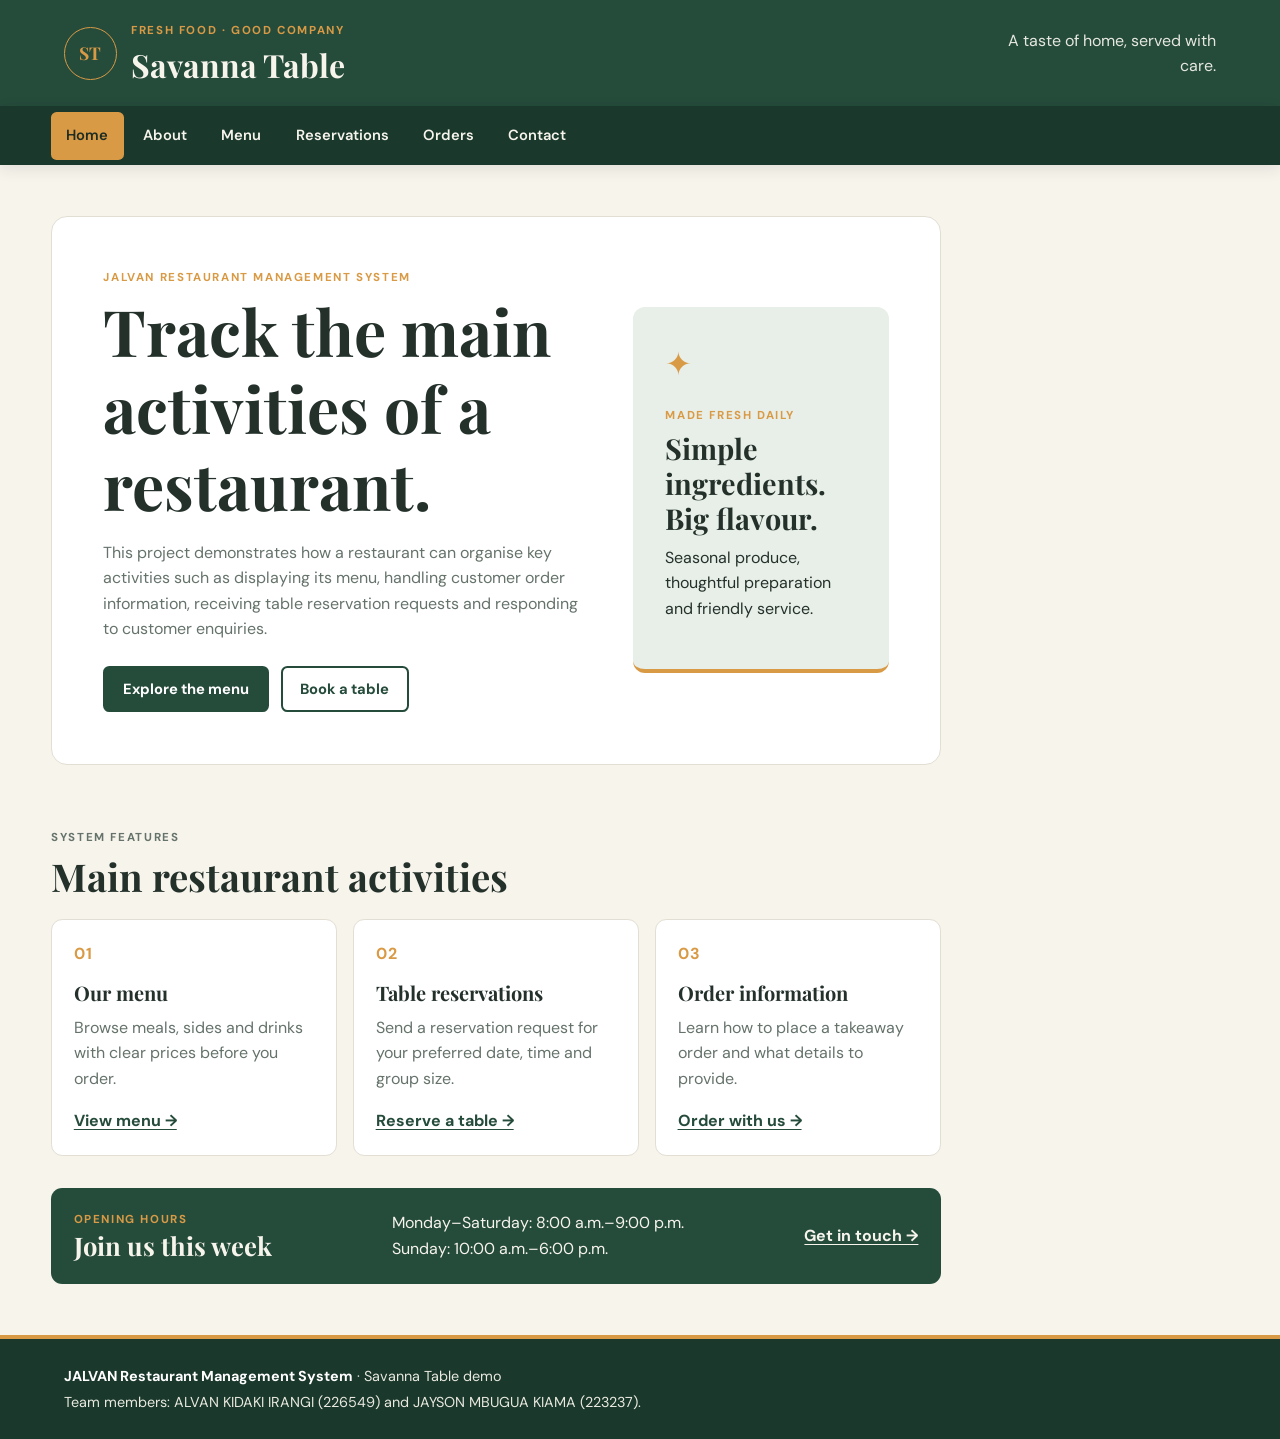
<file: index.html>
<!DOCTYPE html>
<html lang="en">
<head>
  <meta charset="utf-8">
  <meta name="viewport" content="width=device-width, initial-scale=1">
  <meta name="description" content="JALVAN Restaurant Management System prototype for tracking restaurant activities including menus, orders, reservations and customer enquiries.">
  <title>Home | JALVAN Restaurant Management System</title>
  <link rel="preconnect" href="https://fonts.googleapis.com">
  <link rel="preconnect" href="https://fonts.gstatic.com" crossorigin>
  <link href="https://fonts.googleapis.com/css2?family=DM+Sans:wght@400;500;600;700&family=Playfair+Display:wght@600;700&display=swap" rel="stylesheet">
  <link rel="stylesheet" href="css/style.css">
</head>
<body>
  <header class="site-header">
    <div class="brand"><span class="brand-mark" aria-hidden="true">ST</span><div><p class="eyebrow">Fresh food · Good company</p><h1>Savanna Table</h1></div></div>
    <p class="header-note">A taste of home, served with care.</p>
  </header>
  <nav class="site-nav" aria-label="Main navigation">
    <ul>
      <li><a aria-current="page" href="index.html">Home</a></li><li><a href="about.html">About</a></li><li><a href="menu.html">Menu</a></li><li><a href="reservations.html">Reservations</a></li><li><a href="orders.html">Orders</a></li><li><a href="contact.html">Contact</a></li>
    </ul>
  </nav>
  <main>
    <section class="hero">
      <div class="hero-copy">
        <p class="eyebrow">JALVAN Restaurant Management System</p>
        <h2>Track the main activities of a restaurant.</h2>
        <p>This project demonstrates how a restaurant can organise key activities such as displaying its menu, handling customer order information, receiving table reservation requests and responding to customer enquiries.</p>
        <div class="button-row"><a class="button" href="menu.html">Explore the menu</a><a class="button button-outline" href="reservations.html">Book a table</a></div>
      </div>
      <div class="hero-card"><span class="hero-icon" aria-hidden="true">✦</span><p class="eyebrow">Made fresh daily</p><h3>Simple ingredients.<br>Big flavour.</h3><p>Seasonal produce, thoughtful preparation and friendly service.</p></div>
    </section>
    <section class="section-block">
      <div class="section-heading"><p class="eyebrow">System features</p><h2>Main restaurant activities</h2></div>
      <div class="card-grid">
        <article class="card"><span class="card-number">01</span><h3>Our menu</h3><p>Browse meals, sides and drinks with clear prices before you order.</p><a href="menu.html">View menu →</a></article>
        <article class="card"><span class="card-number">02</span><h3>Table reservations</h3><p>Send a reservation request for your preferred date, time and group size.</p><a href="reservations.html">Reserve a table →</a></article>
        <article class="card"><span class="card-number">03</span><h3>Order information</h3><p>Learn how to place a takeaway order and what details to provide.</p><a href="orders.html">Order with us →</a></article>
      </div>
    </section>
    <aside class="notice"><div><p class="eyebrow">Opening hours</p><h2>Join us this week</h2></div><p>Monday–Saturday: 8:00 a.m.–9:00 p.m.<br>Sunday: 10:00 a.m.–6:00 p.m.</p><a class="text-link" href="contact.html">Get in touch →</a></aside>
  </main>
  <footer class="site-footer"><p><strong>JALVAN Restaurant Management System</strong> · Savanna Table demo</p><p>Team members: ALVAN KIDAKI IRANGI (226549) and JAYSON MBUGUA KIAMA (223237).</p></footer>
</body>
</html>
</file>
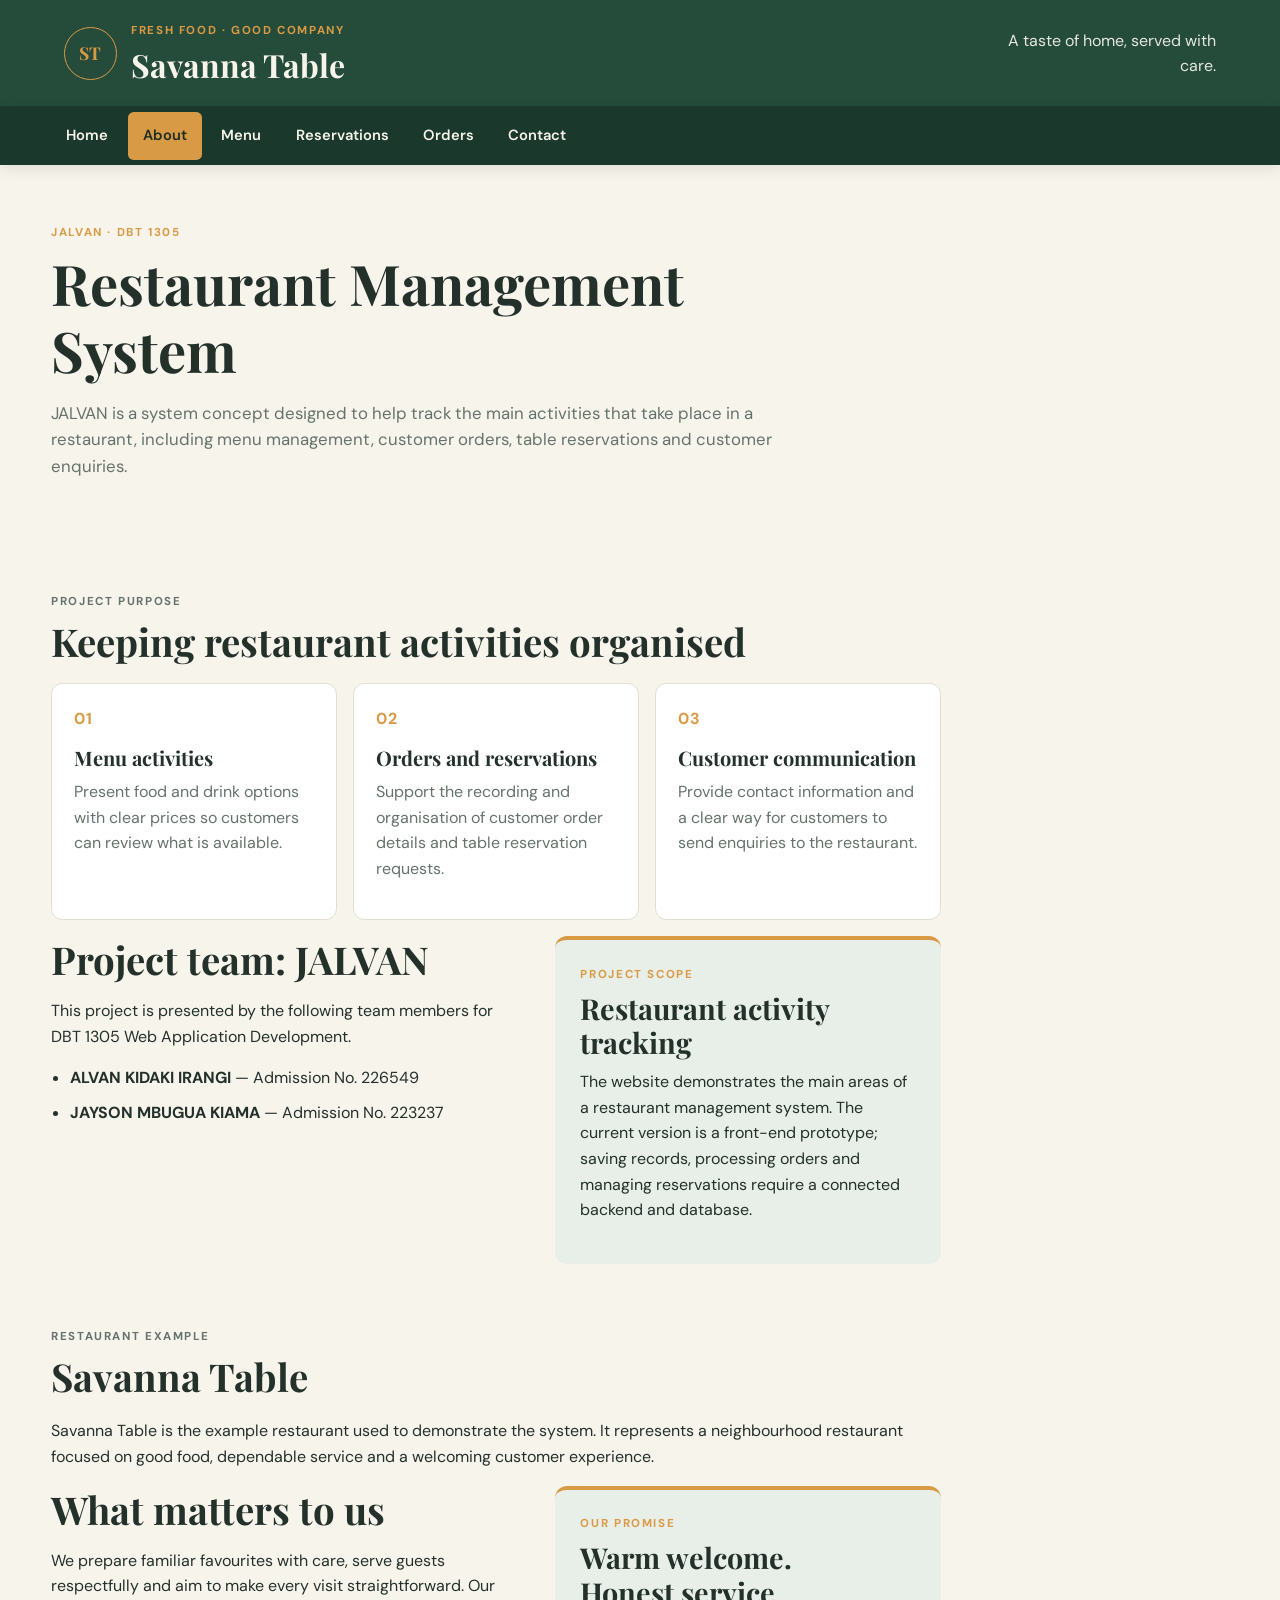
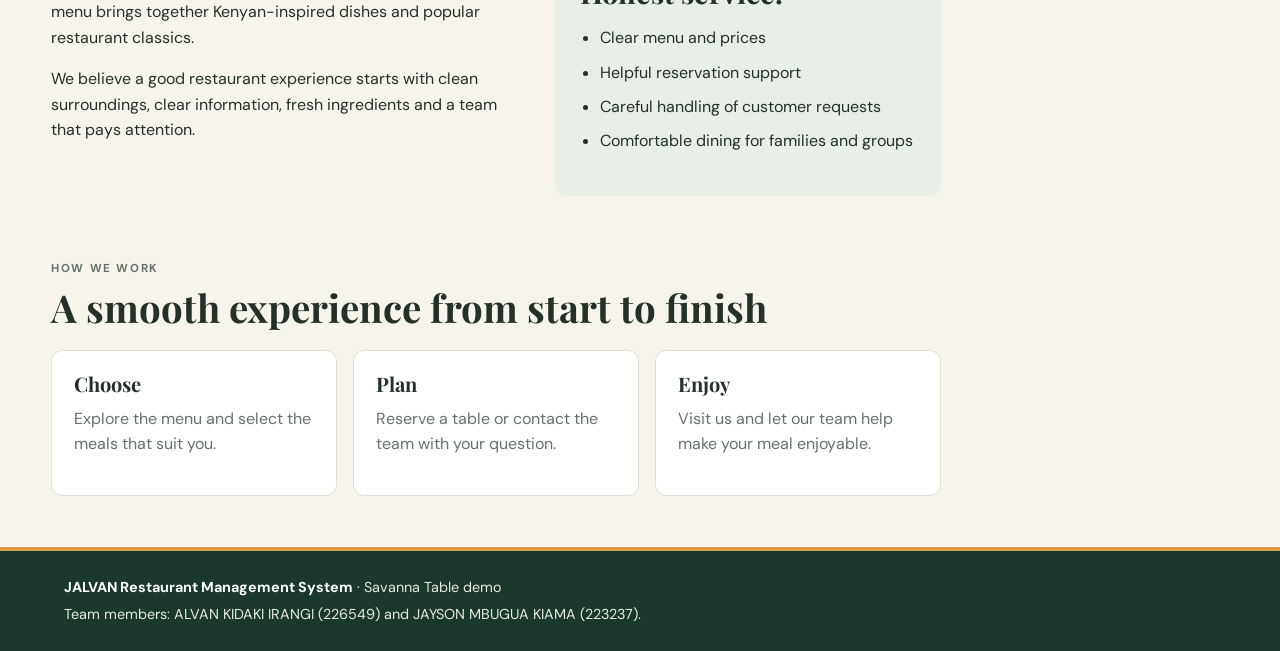
<file: about.html>
<!DOCTYPE html>
<html lang="en">
<head>
  <meta charset="utf-8"><meta name="viewport" content="width=device-width, initial-scale=1">
  <title>About the Project | JALVAN Restaurant Management System</title>
  <link rel="preconnect" href="https://fonts.googleapis.com"><link rel="preconnect" href="https://fonts.gstatic.com" crossorigin>
  <link href="https://fonts.googleapis.com/css2?family=DM+Sans:wght@400;500;600;700&family=Playfair+Display:wght@600;700&display=swap" rel="stylesheet">
  <link rel="stylesheet" href="css/style.css">
</head>
<body>
  <header class="site-header"><div class="brand"><span class="brand-mark" aria-hidden="true">ST</span><div><p class="eyebrow">Fresh food · Good company</p><h1>Savanna Table</h1></div></div><p class="header-note">A taste of home, served with care.</p></header>
  <nav class="site-nav" aria-label="Main navigation"><ul><li><a href="index.html">Home</a></li><li><a aria-current="page" href="about.html">About</a></li><li><a href="menu.html">Menu</a></li><li><a href="reservations.html">Reservations</a></li><li><a href="orders.html">Orders</a></li><li><a href="contact.html">Contact</a></li></ul></nav>
  <main>
    <section class="page-intro"><p class="eyebrow">JALVAN · DBT 1305</p><h2>Restaurant Management System</h2><p>JALVAN is a system concept designed to help track the main activities that take place in a restaurant, including menu management, customer orders, table reservations and customer enquiries.</p></section>
    <section class="section-block"><div class="section-heading"><p class="eyebrow">Project purpose</p><h2>Keeping restaurant activities organised</h2></div><div class="card-grid"><article class="card"><span class="card-number">01</span><h3>Menu activities</h3><p>Present food and drink options with clear prices so customers can review what is available.</p></article><article class="card"><span class="card-number">02</span><h3>Orders and reservations</h3><p>Support the recording and organisation of customer order details and table reservation requests.</p></article><article class="card"><span class="card-number">03</span><h3>Customer communication</h3><p>Provide contact information and a clear way for customers to send enquiries to the restaurant.</p></article></div></section>
    <section class="split-section"><div><h2>Project team: JALVAN</h2><p>This project is presented by the following team members for DBT 1305 Web Application Development.</p><ul class="check-list"><li><strong>ALVAN KIDAKI IRANGI</strong> — Admission No. 226549</li><li><strong>JAYSON MBUGUA KIAMA</strong> — Admission No. 223237</li></ul></div><div class="feature-panel"><p class="eyebrow">Project scope</p><h3>Restaurant activity tracking</h3><p>The website demonstrates the main areas of a restaurant management system. The current version is a front-end prototype; saving records, processing orders and managing reservations require a connected backend and database.</p></div></section>
    <section class="section-block"><div class="section-heading"><p class="eyebrow">Restaurant example</p><h2>Savanna Table</h2></div><p>Savanna Table is the example restaurant used to demonstrate the system. It represents a neighbourhood restaurant focused on good food, dependable service and a welcoming customer experience.</p></section>
    <section class="split-section"><div><h2>What matters to us</h2><p>We prepare familiar favourites with care, serve guests respectfully and aim to make every visit straightforward. Our menu brings together Kenyan-inspired dishes and popular restaurant classics.</p><p>We believe a good restaurant experience starts with clean surroundings, clear information, fresh ingredients and a team that pays attention.</p></div><div class="feature-panel"><p class="eyebrow">Our promise</p><h3>Warm welcome.<br>Honest service.</h3><ul class="check-list"><li>Clear menu and prices</li><li>Helpful reservation support</li><li>Careful handling of customer requests</li><li>Comfortable dining for families and groups</li></ul></div></section>
    <section class="section-block"><div class="section-heading"><p class="eyebrow">How we work</p><h2>A smooth experience from start to finish</h2></div><div class="card-grid"><article class="card"><h3>Choose</h3><p>Explore the menu and select the meals that suit you.</p></article><article class="card"><h3>Plan</h3><p>Reserve a table or contact the team with your question.</p></article><article class="card"><h3>Enjoy</h3><p>Visit us and let our team help make your meal enjoyable.</p></article></div></section>
  </main>
  <footer class="site-footer"><p><strong>JALVAN Restaurant Management System</strong> · Savanna Table demo</p><p>Team members: ALVAN KIDAKI IRANGI (226549) and JAYSON MBUGUA KIAMA (223237).</p></footer>
</body>
</html>
</file>
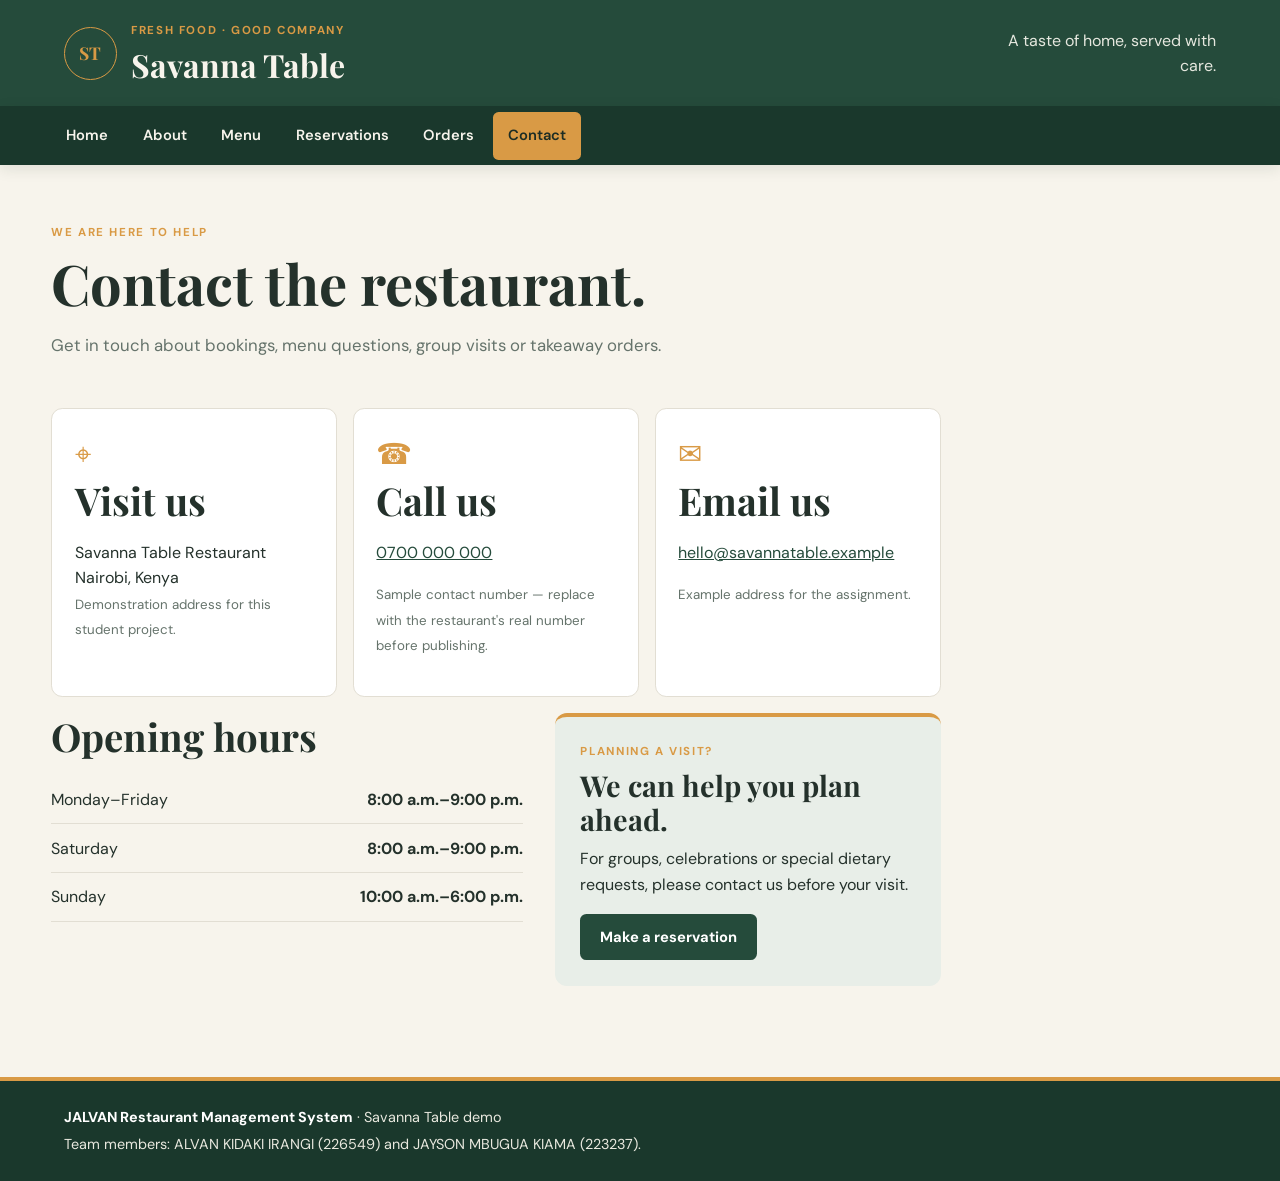
<file: contact.html>
<!DOCTYPE html>
<html lang="en">
<head>
  <meta charset="utf-8"><meta name="viewport" content="width=device-width, initial-scale=1">
  <title>Contact | Savanna Table Restaurant</title>
  <link rel="preconnect" href="https://fonts.googleapis.com"><link rel="preconnect" href="https://fonts.gstatic.com" crossorigin>
  <link href="https://fonts.googleapis.com/css2?family=DM+Sans:wght@400;500;600;700&family=Playfair+Display:wght@600;700&display=swap" rel="stylesheet">
  <link rel="stylesheet" href="css/style.css">
</head>
<body>
  <header class="site-header"><div class="brand"><span class="brand-mark" aria-hidden="true">ST</span><div><p class="eyebrow">Fresh food · Good company</p><h1>Savanna Table</h1></div></div><p class="header-note">A taste of home, served with care.</p></header>
  <nav class="site-nav" aria-label="Main navigation"><ul><li><a href="index.html">Home</a></li><li><a href="about.html">About</a></li><li><a href="menu.html">Menu</a></li><li><a href="reservations.html">Reservations</a></li><li><a href="orders.html">Orders</a></li><li><a aria-current="page" href="contact.html">Contact</a></li></ul></nav>
  <main>
    <section class="page-intro"><p class="eyebrow">We are here to help</p><h2>Contact the restaurant.</h2><p>Get in touch about bookings, menu questions, group visits or takeaway orders.</p></section>
    <section class="contact-grid"><article class="contact-card"><span class="contact-icon" aria-hidden="true">⌖</span><h2>Visit us</h2><address>Savanna Table Restaurant<br>Nairobi, Kenya</address><p><small>Demonstration address for this student project.</small></p></article><article class="contact-card"><span class="contact-icon" aria-hidden="true">☎</span><h2>Call us</h2><p><a href="tel:+254700000000">0700 000 000</a></p><p><small>Sample contact number — replace with the restaurant's real number before publishing.</small></p></article><article class="contact-card"><span class="contact-icon" aria-hidden="true">✉</span><h2>Email us</h2><p><a href="mailto:hello@savannatable.example">hello@savannatable.example</a></p><p><small>Example address for the assignment.</small></p></article></section>
    <section class="split-section"><div><h2>Opening hours</h2><div class="hours-list"><p><span>Monday–Friday</span><strong>8:00 a.m.–9:00 p.m.</strong></p><p><span>Saturday</span><strong>8:00 a.m.–9:00 p.m.</strong></p><p><span>Sunday</span><strong>10:00 a.m.–6:00 p.m.</strong></p></div></div><div class="feature-panel"><p class="eyebrow">Planning a visit?</p><h3>We can help you plan ahead.</h3><p>For groups, celebrations or special dietary requests, please contact us before your visit.</p><a class="button" href="reservations.html">Make a reservation</a></div></section>
  </main>
  <footer class="site-footer"><p><strong>JALVAN Restaurant Management System</strong> · Savanna Table demo</p><p>Team members: ALVAN KIDAKI IRANGI (226549) and JAYSON MBUGUA KIAMA (223237).</p></footer>
</body>
</html>
</file>
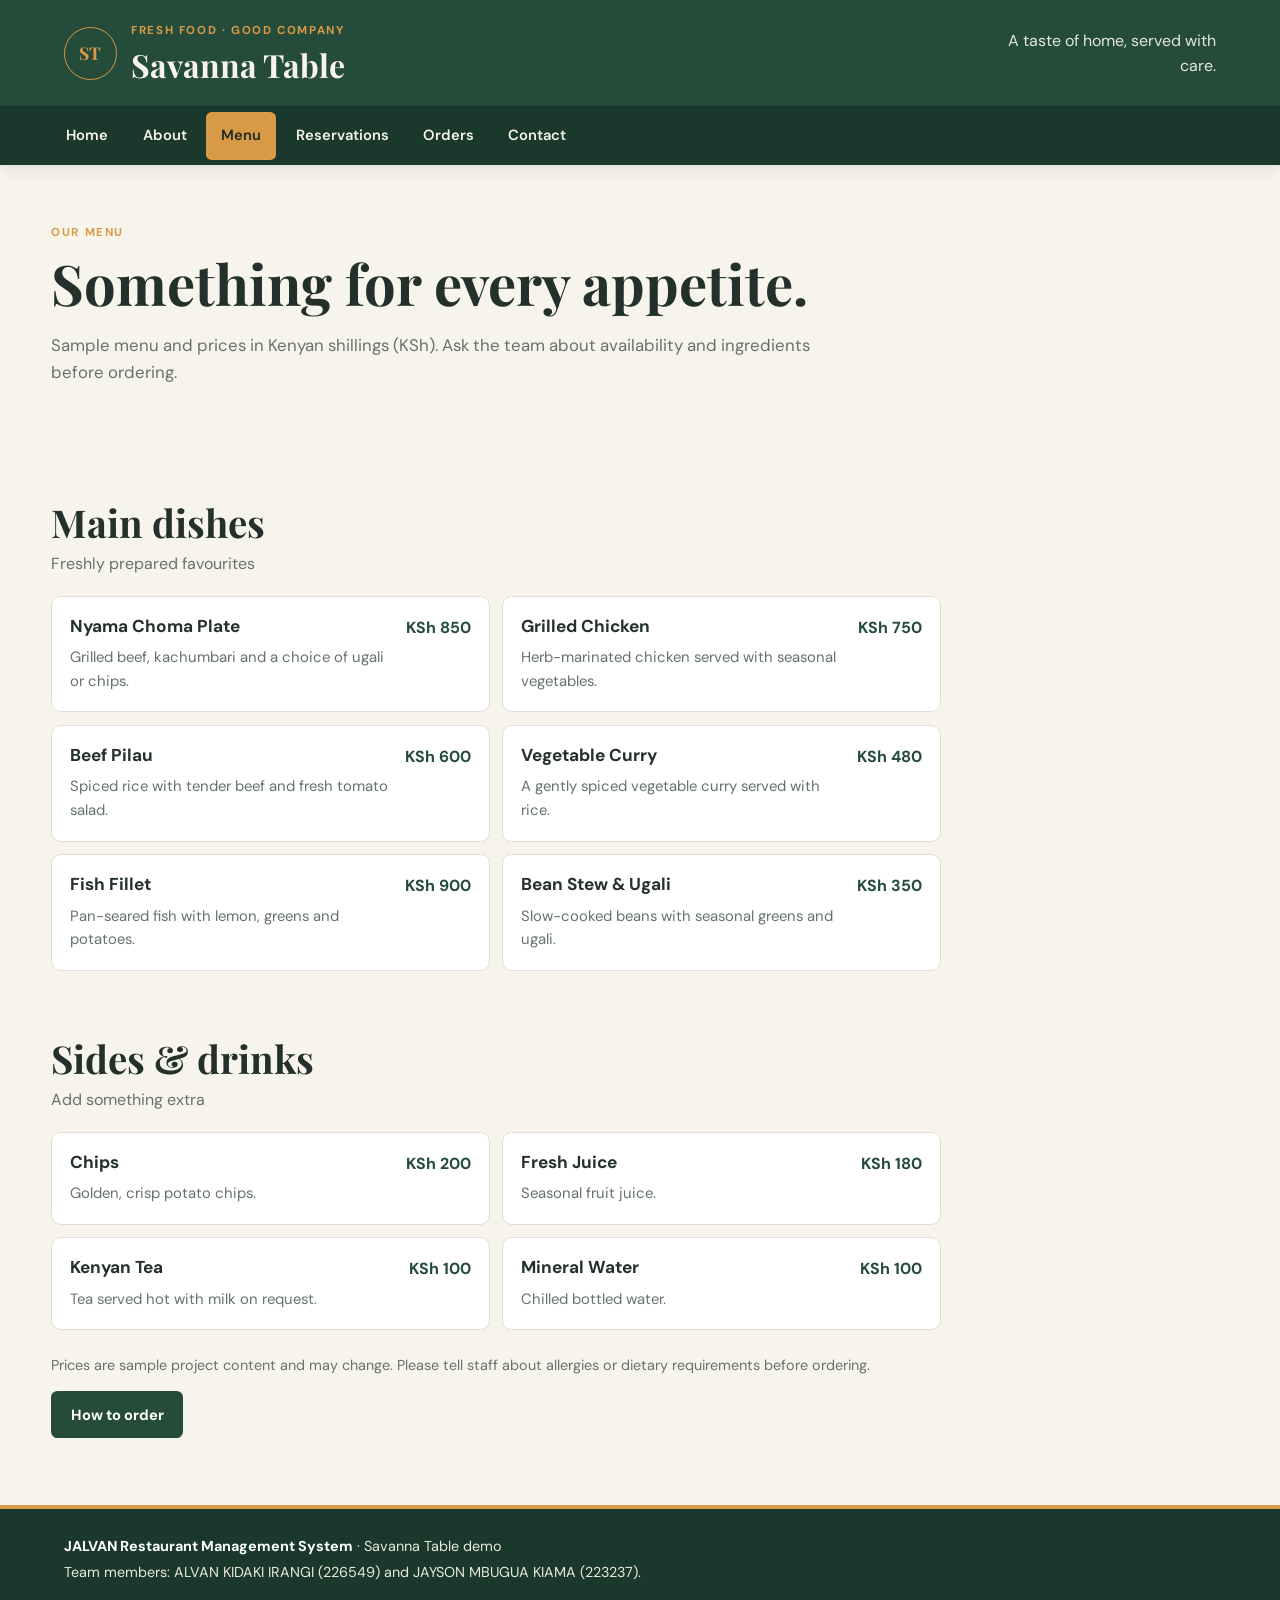
<file: menu.html>
<!DOCTYPE html>
<html lang="en">
<head>
  <meta charset="utf-8"><meta name="viewport" content="width=device-width, initial-scale=1">
  <title>Menu | Savanna Table Restaurant</title>
  <link rel="preconnect" href="https://fonts.googleapis.com"><link rel="preconnect" href="https://fonts.gstatic.com" crossorigin>
  <link href="https://fonts.googleapis.com/css2?family=DM+Sans:wght@400;500;600;700&family=Playfair+Display:wght@600;700&display=swap" rel="stylesheet">
  <link rel="stylesheet" href="css/style.css">
</head>
<body>
  <header class="site-header"><div class="brand"><span class="brand-mark" aria-hidden="true">ST</span><div><p class="eyebrow">Fresh food · Good company</p><h1>Savanna Table</h1></div></div><p class="header-note">A taste of home, served with care.</p></header>
  <nav class="site-nav" aria-label="Main navigation"><ul><li><a href="index.html">Home</a></li><li><a href="about.html">About</a></li><li><a aria-current="page" href="menu.html">Menu</a></li><li><a href="reservations.html">Reservations</a></li><li><a href="orders.html">Orders</a></li><li><a href="contact.html">Contact</a></li></ul></nav>
  <main>
    <section class="page-intro"><p class="eyebrow">Our menu</p><h2>Something for every appetite.</h2><p>Sample menu and prices in Kenyan shillings (KSh). Ask the team about availability and ingredients before ordering.</p></section>
    <section class="menu-section"><div class="section-heading"><h2>Main dishes</h2><p>Freshly prepared favourites</p></div><div class="menu-grid">
      <article class="menu-item"><div><h3>Nyama Choma Plate</h3><p>Grilled beef, kachumbari and a choice of ugali or chips.</p></div><strong>KSh 850</strong></article>
      <article class="menu-item"><div><h3>Grilled Chicken</h3><p>Herb-marinated chicken served with seasonal vegetables.</p></div><strong>KSh 750</strong></article>
      <article class="menu-item"><div><h3>Beef Pilau</h3><p>Spiced rice with tender beef and fresh tomato salad.</p></div><strong>KSh 600</strong></article>
      <article class="menu-item"><div><h3>Vegetable Curry</h3><p>A gently spiced vegetable curry served with rice.</p></div><strong>KSh 480</strong></article>
      <article class="menu-item"><div><h3>Fish Fillet</h3><p>Pan-seared fish with lemon, greens and potatoes.</p></div><strong>KSh 900</strong></article>
      <article class="menu-item"><div><h3>Bean Stew & Ugali</h3><p>Slow-cooked beans with seasonal greens and ugali.</p></div><strong>KSh 350</strong></article>
    </div></section>
    <section class="menu-section"><div class="section-heading"><h2>Sides & drinks</h2><p>Add something extra</p></div><div class="menu-grid">
      <article class="menu-item"><div><h3>Chips</h3><p>Golden, crisp potato chips.</p></div><strong>KSh 200</strong></article>
      <article class="menu-item"><div><h3>Fresh Juice</h3><p>Seasonal fruit juice.</p></div><strong>KSh 180</strong></article>
      <article class="menu-item"><div><h3>Kenyan Tea</h3><p>Tea served hot with milk on request.</p></div><strong>KSh 100</strong></article>
      <article class="menu-item"><div><h3>Mineral Water</h3><p>Chilled bottled water.</p></div><strong>KSh 100</strong></article>
    </div></section>
    <p class="form-note">Prices are sample project content and may change. Please tell staff about allergies or dietary requirements before ordering.</p>
    <p><a class="button" href="orders.html">How to order</a></p>
  </main>
  <footer class="site-footer"><p><strong>JALVAN Restaurant Management System</strong> · Savanna Table demo</p><p>Team members: ALVAN KIDAKI IRANGI (226549) and JAYSON MBUGUA KIAMA (223237).</p></footer>
</body>
</html>
</file>
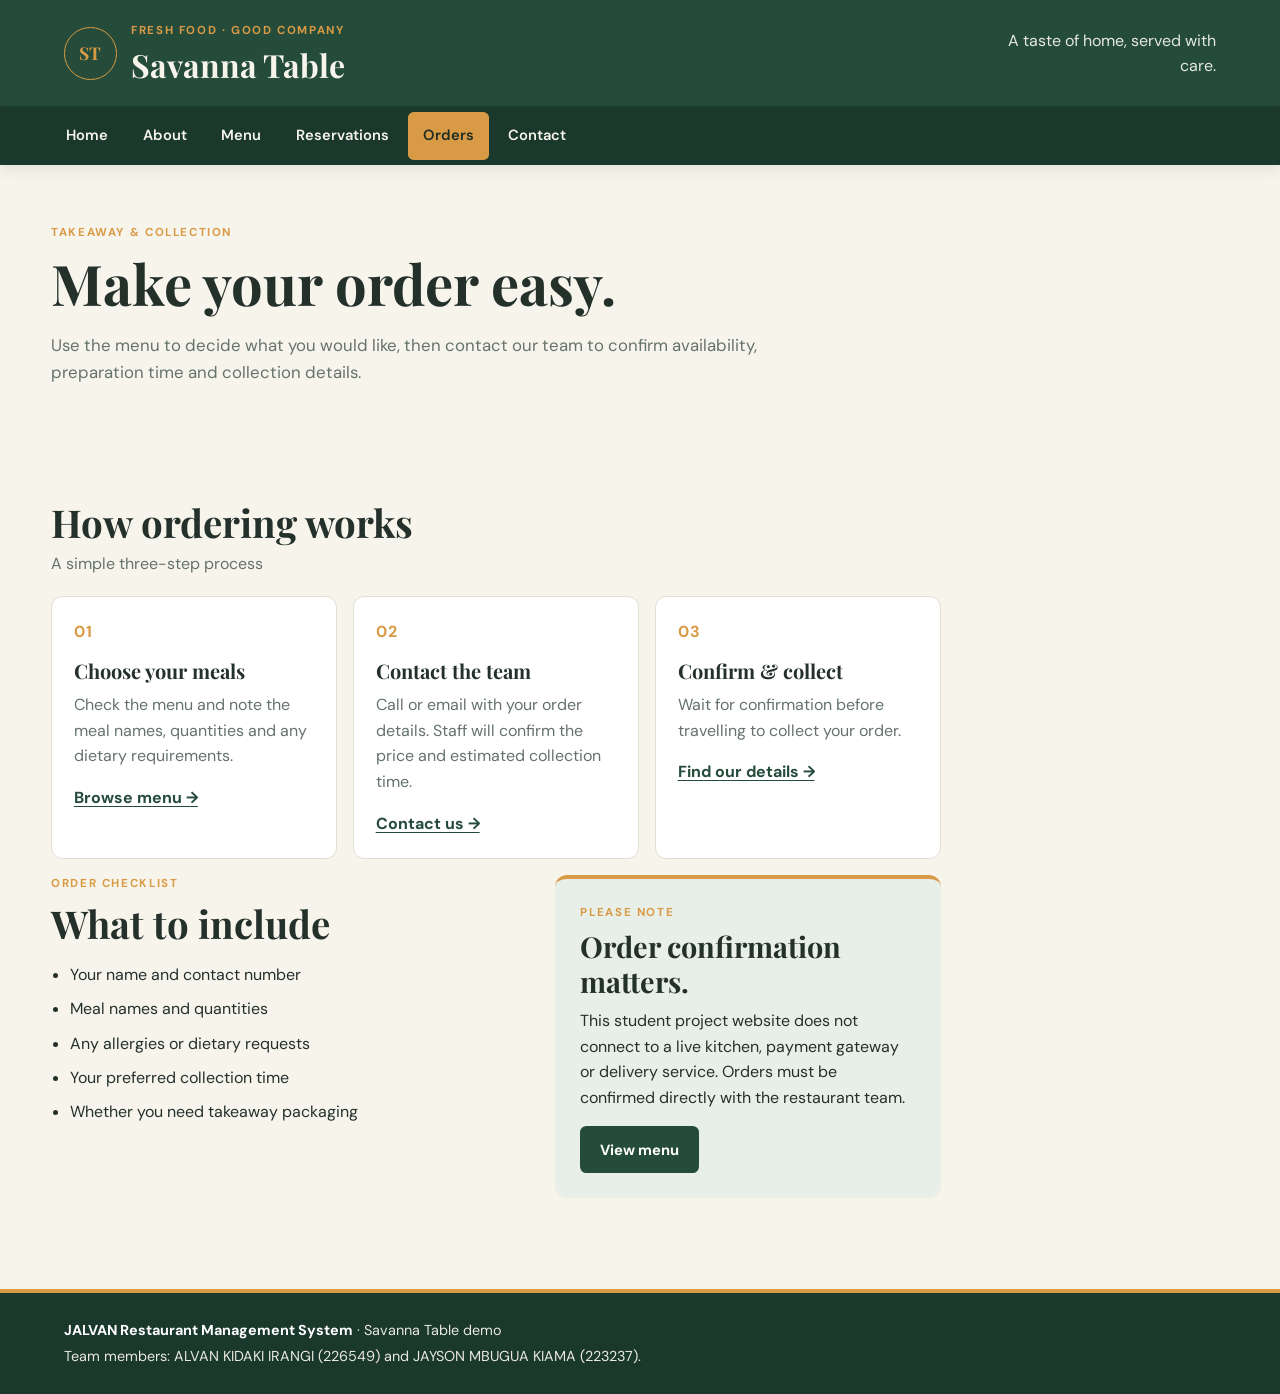
<file: orders.html>
<!DOCTYPE html>
<html lang="en">
<head>
  <meta charset="utf-8"><meta name="viewport" content="width=device-width, initial-scale=1">
  <title>Orders | Savanna Table Restaurant</title>
  <link rel="preconnect" href="https://fonts.googleapis.com"><link rel="preconnect" href="https://fonts.gstatic.com" crossorigin>
  <link href="https://fonts.googleapis.com/css2?family=DM+Sans:wght@400;500;600;700&family=Playfair+Display:wght@600;700&display=swap" rel="stylesheet">
  <link rel="stylesheet" href="css/style.css">
</head>
<body>
  <header class="site-header"><div class="brand"><span class="brand-mark" aria-hidden="true">ST</span><div><p class="eyebrow">Fresh food · Good company</p><h1>Savanna Table</h1></div></div><p class="header-note">A taste of home, served with care.</p></header>
  <nav class="site-nav" aria-label="Main navigation"><ul><li><a href="index.html">Home</a></li><li><a href="about.html">About</a></li><li><a href="menu.html">Menu</a></li><li><a href="reservations.html">Reservations</a></li><li><a aria-current="page" href="orders.html">Orders</a></li><li><a href="contact.html">Contact</a></li></ul></nav>
  <main>
    <section class="page-intro"><p class="eyebrow">Takeaway & collection</p><h2>Make your order easy.</h2><p>Use the menu to decide what you would like, then contact our team to confirm availability, preparation time and collection details.</p></section>
    <section class="section-block"><div class="section-heading"><h2>How ordering works</h2><p>A simple three-step process</p></div><div class="card-grid"><article class="card"><span class="card-number">01</span><h3>Choose your meals</h3><p>Check the menu and note the meal names, quantities and any dietary requirements.</p><a href="menu.html">Browse menu →</a></article><article class="card"><span class="card-number">02</span><h3>Contact the team</h3><p>Call or email with your order details. Staff will confirm the price and estimated collection time.</p><a href="contact.html">Contact us →</a></article><article class="card"><span class="card-number">03</span><h3>Confirm & collect</h3><p>Wait for confirmation before travelling to collect your order.</p><a href="contact.html">Find our details →</a></article></div></section>
    <section class="split-section"><div><p class="eyebrow">Order checklist</p><h2>What to include</h2><ul class="check-list"><li>Your name and contact number</li><li>Meal names and quantities</li><li>Any allergies or dietary requests</li><li>Your preferred collection time</li><li>Whether you need takeaway packaging</li></ul></div><div class="feature-panel"><p class="eyebrow">Please note</p><h3>Order confirmation matters.</h3><p>This student project website does not connect to a live kitchen, payment gateway or delivery service. Orders must be confirmed directly with the restaurant team.</p><a class="button" href="menu.html">View menu</a></div></section>
  </main>
  <footer class="site-footer"><p><strong>JALVAN Restaurant Management System</strong> · Savanna Table demo</p><p>Team members: ALVAN KIDAKI IRANGI (226549) and JAYSON MBUGUA KIAMA (223237).</p></footer>
</body>
</html>
</file>
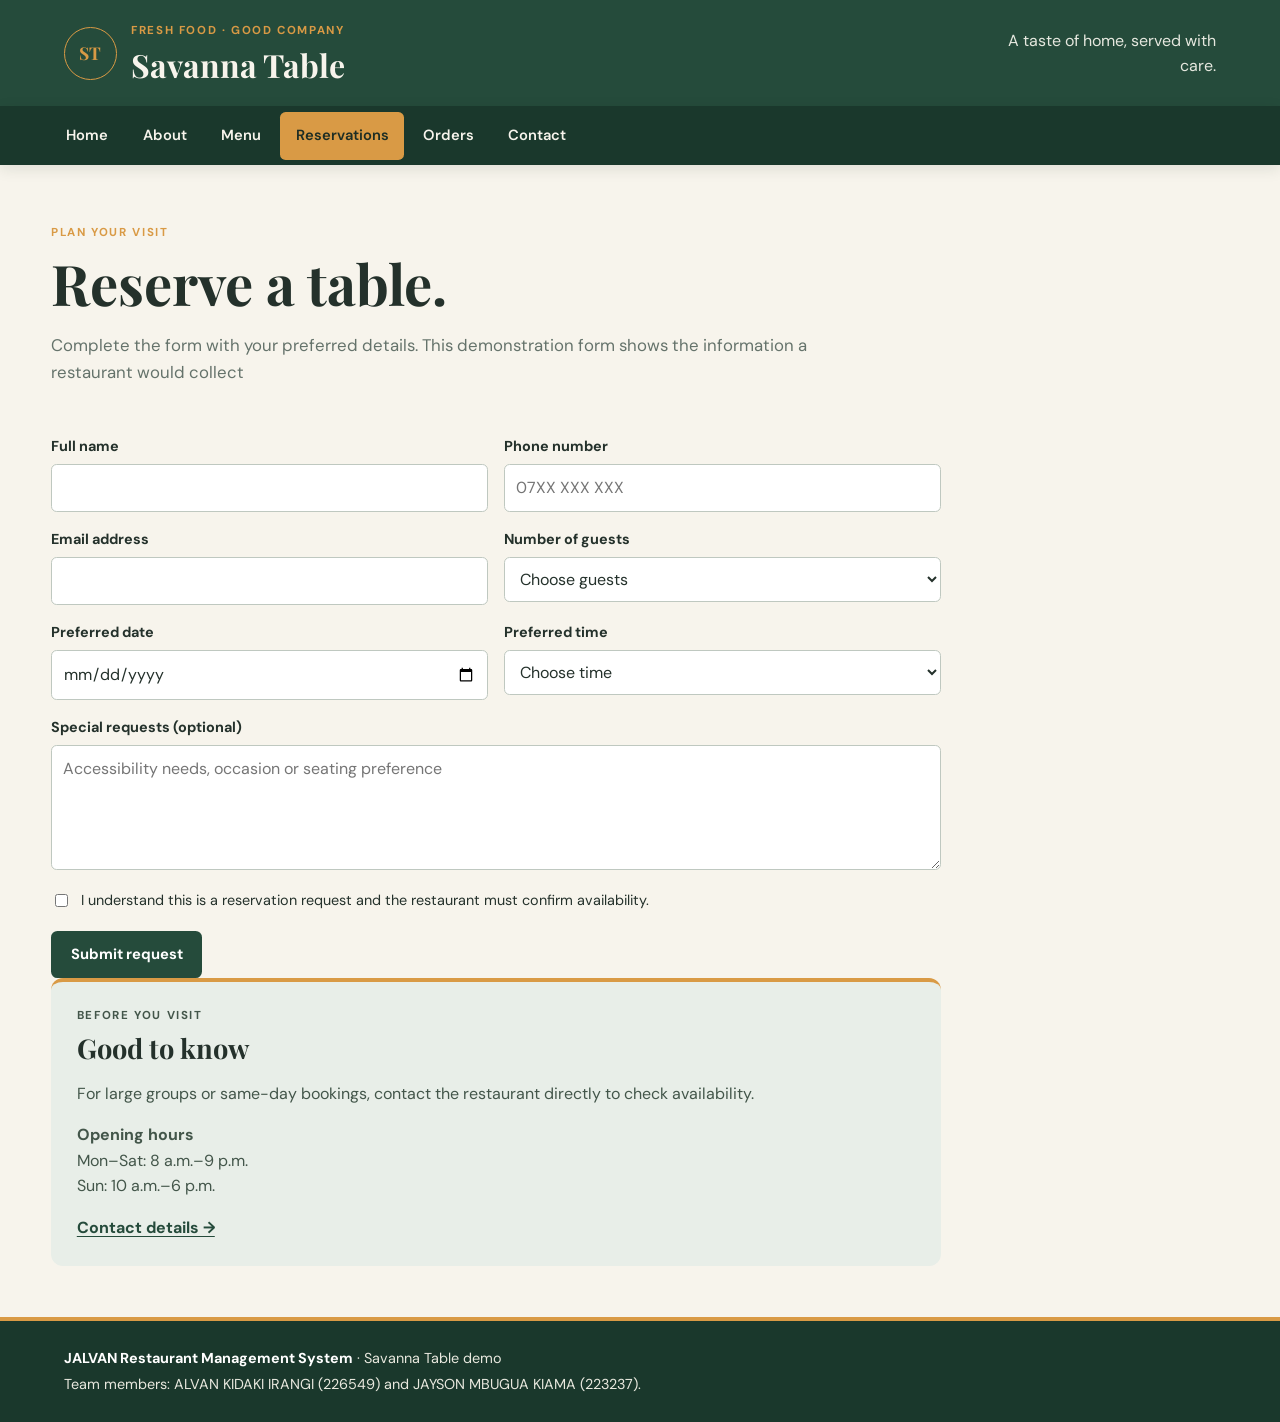
<file: reservations.html>
<!DOCTYPE html>
<html lang="en">
<head>
  <meta charset="utf-8"><meta name="viewport" content="width=device-width, initial-scale=1">
  <title>Reservations | Savanna Table Restaurant</title>
  <link rel="preconnect" href="https://fonts.googleapis.com"><link rel="preconnect" href="https://fonts.gstatic.com" crossorigin>
  <link href="https://fonts.googleapis.com/css2?family=DM+Sans:wght@400;500;600;700&family=Playfair+Display:wght@600;700&display=swap" rel="stylesheet">
  <link rel="stylesheet" href="css/style.css">
</head>
<body>
  <header class="site-header"><div class="brand"><span class="brand-mark" aria-hidden="true">ST</span><div><p class="eyebrow">Fresh food · Good company</p><h1>Savanna Table</h1></div></div><p class="header-note">A taste of home, served with care.</p></header>
  <nav class="site-nav" aria-label="Main navigation"><ul><li><a href="index.html">Home</a></li><li><a href="about.html">About</a></li><li><a href="menu.html">Menu</a></li><li><a aria-current="page" href="reservations.html">Reservations</a></li><li><a href="orders.html">Orders</a></li><li><a href="contact.html">Contact</a></li></ul></nav>
  <main>
    <section class="page-intro"><p class="eyebrow">Plan your visit</p><h2>Reserve a table.</h2><p>Complete the form with your preferred details. This demonstration form shows the information a restaurant would collect</section>
      <div class="form-grid"><div><label for="full-name">Full name</label><input id="full-name" name="full_name" autocomplete="name" required></div>
      <div><label for="phone">Phone number</label><input id="phone" name="phone" type="tel" autocomplete="tel" placeholder="07XX XXX XXX" required></div>
      <div><label for="email">Email address</label><input id="email" name="email" type="email" autocomplete="email"></div>
      <div><label for="guests">Number of guests</label><select id="guests" name="guests" required><option value="">Choose guests</option><option>1</option><option>2</option><option>3</option><option>4</option><option>5</option><option>6</option><option>7+</option></select></div>
      <div><label for="date">Preferred date</label><input id="date" name="date" type="date" required></div>
      <div><label for="time">Preferred time</label><select id="time" name="time" required><option value="">Choose time</option><option>10:00 a.m.</option><option>12:00 p.m.</option><option>2:00 p.m.</option><option>4:00 p.m.</option><option>6:00 p.m.</option><option>8:00 p.m.</option></select></div>
      <div class="full-width"><label for="requests">Special requests (optional)</label><textarea id="requests" name="requests" rows="4" placeholder="Accessibility needs, occasion or seating preference"></textarea></div></div>
      <label class="checkbox-label" for="confirm"><input id="confirm" name="confirm" type="checkbox" required> I understand this is a reservation request and the restaurant must confirm availability.</label>
      <button class="button" type="submit">Submit request</button>
    </form></div><aside class="side-panel"><p class="eyebrow">Before you visit</p><h2>Good to know</h2><p>For large groups or same-day bookings, contact the restaurant directly to check availability.</p><p><strong>Opening hours</strong><br>Mon–Sat: 8 a.m.–9 p.m.<br>Sun: 10 a.m.–6 p.m.</p><a class="text-link" href="contact.html">Contact details →</a></aside></section>
  </main>
  <footer class="site-footer"><p><strong>JALVAN Restaurant Management System</strong> · Savanna Table demo</p><p>Team members: ALVAN KIDAKI IRANGI (226549) and JAYSON MBUGUA KIAMA (223237).</p></footer>
</body>
</html>
</file>
<file: css/style.css>
/*
  House style — main #254B3B ground #F7F4EC ink #24312B accent #D99A45
  headings: Playfair Display, serif; body: DM Sans, sans-serif
*/
:root {
  --main: #254B3B;
  --ground: #F7F4EC;
  --ink: #24312B;
  --accent: #D99A45;
  --white: #FFFFFF;
  --muted: #65736B;
  --line: #E2DED3;
  --soft-green: #E8EEE8;
}
* { box-sizing: border-box; }
html { scroll-behavior: smooth; }
body {
  margin: 0;
  background: var(--ground);
  color: var(--ink);
  font-family: "DM Sans", sans-serif;
  line-height: 1.6;
  display: grid;
  grid-template-columns: minmax(0, 1fr) 18rem;
  grid-template-areas: "header header" "nav nav" "main aside" "footer footer";
}
.site-header { grid-area: header; padding: 1.4rem clamp(1rem, 5vw, 4.5rem); background: var(--main); color: var(--ground); display: flex; align-items: center; justify-content: space-between; gap: 1.5rem; }
.brand { display: flex; align-items: center; gap: .9rem; }
.brand-mark { display: grid; place-items: center; width: 3.3rem; height: 3.3rem; border: 1px solid var(--accent); border-radius: 50%; color: var(--accent); font-family: "Playfair Display", serif; font-size: 1.1rem; font-weight: 700; }
.site-header h1 { margin: 0; font: 700 clamp(1.4rem, 3vw, 2rem)/1.15 "Playfair Display", serif; }
.eyebrow { margin: 0 0 .4rem; color: var(--accent); text-transform: uppercase; letter-spacing: .14em; font-size: .72rem; font-weight: 700; }
.header-note { margin: 0; max-width: 15rem; text-align: right; color: #E6E8DF; }
.site-nav { grid-area: nav; position: sticky; top: 0; z-index: 10; background: #1A382C; box-shadow: 0 4px 14px #17271c1a; }
.site-nav ul { display: flex; flex-wrap: wrap; align-items: center; gap: .25rem; list-style: none; margin: 0; padding: .35rem clamp(.75rem, 4vw, 3.5rem); }
.site-nav a { display: block; padding: .75rem .95rem; color: var(--ground); text-decoration: none; border-radius: .35rem; font-weight: 600; font-size: .92rem; }
.site-nav a:hover, .site-nav a:focus-visible, .site-nav a[aria-current="page"] { background: var(--accent); color: #1D2D24; outline: none; }
main { grid-area: main; min-width: 0; padding: clamp(1.2rem, 4vw, 3.5rem) clamp(1rem, 4vw, 3.5rem); }
h2, h3 { font-family: "Playfair Display", serif; line-height: 1.2; }
h2 { font-size: clamp(1.7rem, 3vw, 2.5rem); margin: 0 0 1rem; }
h3 { font-size: 1.25rem; margin: 0 0 .6rem; }
p { margin-top: 0; }
a { color: var(--main); }
a:focus-visible, button:focus-visible, input:focus-visible, select:focus-visible, textarea:focus-visible { outline: 3px solid var(--accent); outline-offset: 3px; }
.hero { display: grid; grid-template-columns: minmax(0, 1.5fr) minmax(14rem, .8fr); align-items: center; gap: clamp(1.5rem, 4vw, 4rem); padding: clamp(1.5rem, 4vw, 3.5rem); background: var(--white); border: 1px solid var(--line); border-radius: 1rem; }
.hero h2 { max-width: 13ch; font-size: clamp(2.2rem, 5vw, 4.2rem); }
.hero-copy > p:not(.eyebrow) { max-width: 42rem; color: var(--muted); }
.hero-card { padding: 2rem; background: var(--soft-green); border-radius: .75rem; border-bottom: 4px solid var(--accent); }
.hero-card h3 { font-size: 1.8rem; }
.hero-icon { display: inline-block; color: var(--accent); font-size: 2rem; margin-bottom: 1rem; }
.button-row { display: flex; flex-wrap: wrap; gap: .75rem; margin-top: 1.5rem; }
.button { display: inline-block; border: 2px solid var(--main); border-radius: .4rem; padding: .7rem 1.1rem; background: var(--main); color: var(--white); font: 700 .92rem "DM Sans", sans-serif; text-decoration: none; cursor: pointer; }
.button:hover { background: #183629; }
.button-outline { background: transparent; color: var(--main); }
.button-outline:hover { background: var(--soft-green); }
.section-block, .menu-section { margin-top: clamp(2.5rem, 5vw, 4rem); }
.section-heading { margin-bottom: 1.2rem; }
.section-heading h2 { margin-bottom: .4rem; }
.section-heading p { color: var(--muted); }
.card-grid { display: flex; flex-wrap: wrap; gap: 1rem; }
.card { flex: 1 1 14rem; min-width: 0; padding: 1.35rem; background: var(--white); border: 1px solid var(--line); border-radius: .7rem; }
.card p { color: var(--muted); }
.card a, .text-link { font-weight: 700; text-decoration-thickness: 1px; text-underline-offset: .2rem; }
.card-number { display: inline-block; margin-bottom: .9rem; color: var(--accent); font-weight: 700; letter-spacing: .1em; }
.notice { display: flex; flex-wrap: wrap; align-items: center; justify-content: space-between; gap: 1rem; margin-top: 2rem; padding: 1.4rem; background: var(--main); color: var(--ground); border-radius: .7rem; }
.notice h2 { margin: 0; font-size: 1.6rem; }
.notice .eyebrow { color: var(--accent); }
.notice p { margin: 0; }
.notice .text-link { color: var(--ground); }
.page-intro { padding: .5rem 0 2rem; max-width: 48rem; }
.page-intro h2 { font-size: clamp(2.2rem, 5vw, 3.5rem); }
.page-intro > p:last-child { color: var(--muted); font-size: 1.05rem; }
.split-section { display: grid; grid-template-columns: minmax(0, 1.1fr) minmax(15rem, .9fr); gap: 2rem; align-items: start; margin: 1rem 0 2.5rem; }
.feature-panel, .side-panel { padding: 1.6rem; background: var(--soft-green); border-radius: .75rem; border-top: 4px solid var(--accent); }
.feature-panel h3 { font-size: 1.8rem; }
.check-list { padding-left: 1.2rem; }
.check-list li { margin: .55rem 0; }
.menu-grid { display: grid; grid-template-columns: repeat(2, minmax(0, 1fr)); gap: .8rem; }
.menu-item { display: flex; justify-content: space-between; align-items: flex-start; gap: 1rem; padding: 1.1rem; background: var(--white); border: 1px solid var(--line); border-radius: .6rem; }
.menu-item h3 { font: 700 1.08rem "DM Sans", sans-serif; }
.menu-item p { margin: 0; color: var(--muted); font-size: .93rem; }
.menu-item strong { white-space: nowrap; color: var(--main); }
.form-note { margin-top: 1.5rem; color: var(--muted); font-size: .9rem; }
.form-layout { display: grid; grid-template-columns: minmax(0, 1.5fr) minmax(13rem, .7fr); gap: 1.5rem; align-items: start; }
.form-panel { padding: clamp(1rem, 3vw, 2rem); background: var(--white); border: 1px solid var(--line); border-radius: .75rem; }
.form-panel h2, .side-panel h2 { font-size: 1.7rem; }
.form-grid { display: grid; grid-template-columns: repeat(2, minmax(0, 1fr)); gap: 1rem; }
.form-grid > div { min-width: 0; }
.full-width { grid-column: 1 / -1; }
label { display: block; margin-bottom: .35rem; font-size: .9rem; font-weight: 700; }
input, select, textarea { display: block; width: 100%; max-width: 100%; min-height: 2.7rem; padding: .65rem .7rem; border: 1px solid #BFC8C0; border-radius: .35rem; background: #fff; color: var(--ink); font: inherit; }
textarea { resize: vertical; }
.checkbox-label { display: flex; align-items: flex-start; gap: .6rem; margin: 1.2rem 0; font-weight: 400; }
.checkbox-label input { width: auto; min-height: auto; margin-top: .35rem; }
.side-panel p { color: #43564A; }
.contact-grid { display: flex; flex-wrap: wrap; gap: 1rem; }
.contact-card { flex: 1 1 13rem; min-width: 0; padding: 1.4rem; background: var(--white); border: 1px solid var(--line); border-radius: .7rem; }
.contact-card address { font-style: normal; }
.contact-card small { color: var(--muted); }
.contact-icon { color: var(--accent); font-size: 1.8rem; }
.hours-list { max-width: 40rem; }
.hours-list p { display: flex; flex-wrap: wrap; justify-content: space-between; gap: .5rem; padding: .7rem 0; margin: 0; border-bottom: 1px solid var(--line); }
.table-scroll { max-width: 100%; overflow-x: auto; }
table { width: 100%; border-collapse: collapse; }
th, td { padding: .7rem; text-align: left; border-bottom: 1px solid var(--line); }
.site-footer { grid-area: footer; padding: 1.4rem clamp(1rem, 5vw, 4.5rem); background: #1A382C; color: #E9E9DF; border-top: 4px solid var(--accent); }
.site-footer p { margin: .2rem 0; font-size: .9rem; }
.site-footer strong { color: var(--white); }
img, input, select, textarea { max-width: 100%; }
@media (max-width: 700px) {
  body { grid-template-columns: minmax(0, 1fr); grid-template-areas: "header" "nav" "main" "footer"; }
  .site-header { align-items: flex-start; flex-direction: column; gap: .7rem; }
  .header-note { text-align: left; }
  .site-nav { position: static; }
  .site-nav ul { gap: .15rem; padding: .4rem .7rem; }
  .site-nav a { padding: .6rem .65rem; }
  main { padding: 1.2rem 1rem 2rem; }
  .hero, .split-section, .form-layout { grid-template-columns: minmax(0, 1fr); }
  .hero { padding: 1.2rem; }
  .hero-card { padding: 1.3rem; }
  .menu-grid, .form-grid { grid-template-columns: minmax(0, 1fr); }
  .full-width { grid-column: auto; }
  .notice { align-items: flex-start; flex-direction: column; }
}
</file>
